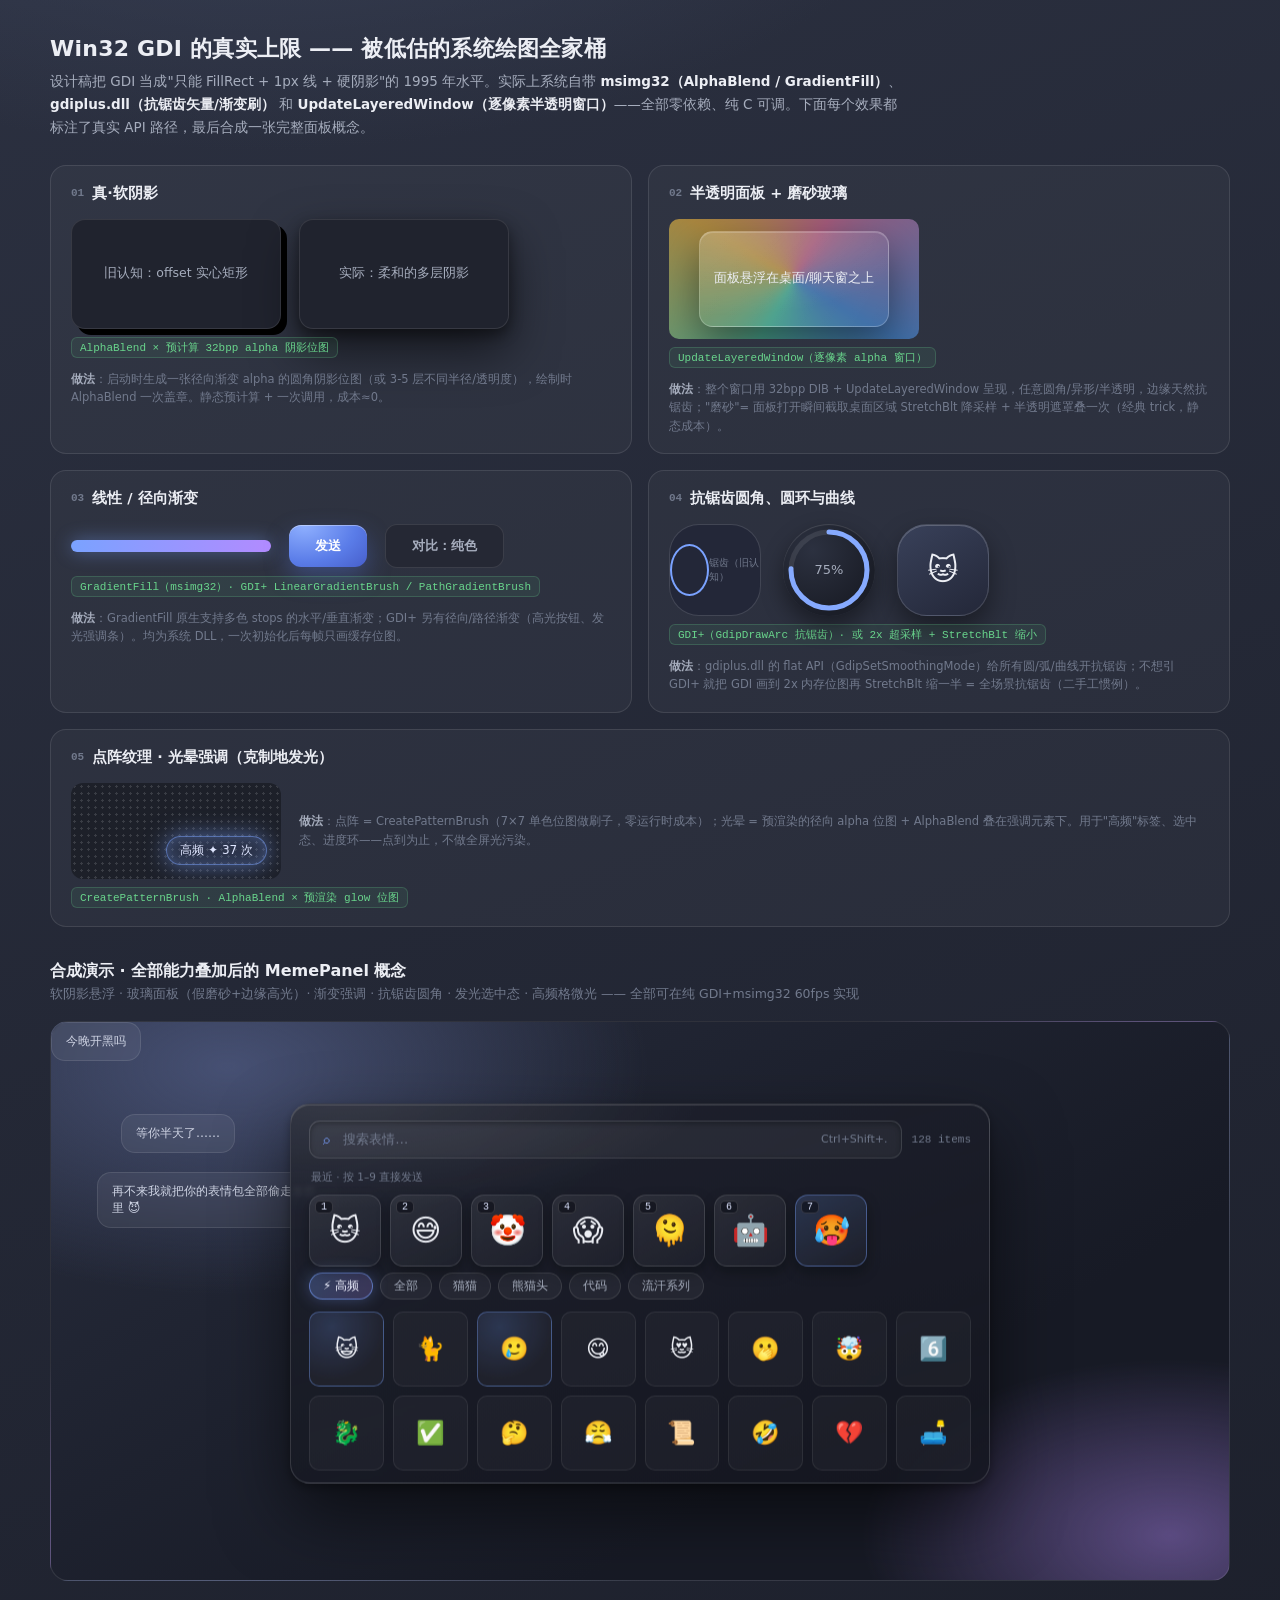
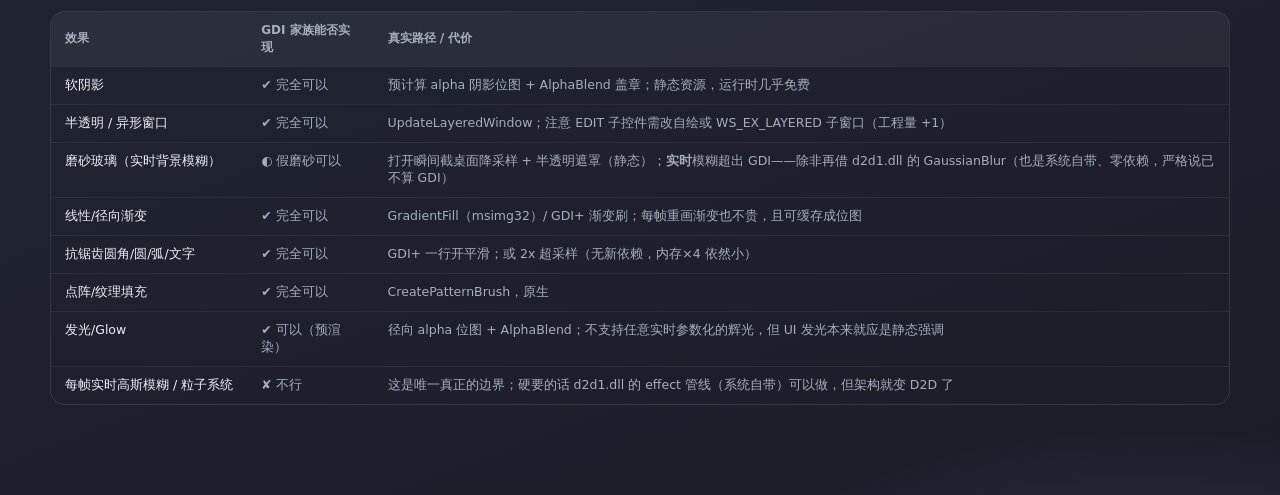
<file: design/gdi-power.html>
<!DOCTYPE html>
<html lang="zh-CN">
<head>
<meta charset="UTF-8">
<title>Win32 GDI 真实上限 · 效果概念</title>
<style>
:root{
  --desk1:#2b3040; --desk2:#1a1d28;
  --glass:rgba(22,24,32,.72);
  --stroke:rgba(255,255,255,.10);
  --text:#eceef4; --text2:#a6adbd; --text3:#71798c;
  --accent:#7aa2ff; --accent2:#b28bff;
  --ok:#69d58c;
}
*{margin:0;padding:0;box-sizing:border-box}
body{font-family:"Segoe UI",system-ui,"Microsoft YaHei UI",sans-serif;color:var(--text);
  background:
    radial-gradient(1200px 600px at 20% -10%, #3a4258 0%, transparent 60%),
    radial-gradient(900px 500px at 90% 110%, #40365a 0%, transparent 55%),
    linear-gradient(160deg,var(--desk1),var(--desk2));
  min-height:100vh;padding:34px 28px 90px}
header{max-width:1180px;margin:0 auto 8px}
h1{font-size:22px;font-weight:700;letter-spacing:.01em}
header p{font-size:13.5px;color:var(--text2);margin-top:6px;line-height:1.7;max-width:860px}
header p b{color:var(--text)}
.grid{max-width:1180px;margin:26px auto 0;display:grid;grid-template-columns:repeat(2,1fr);gap:16px}
.card{background:rgba(255,255,255,.035);border:1px solid var(--stroke);border-radius:16px;padding:18px 20px;position:relative}
.card h2{font-size:14.5px;font-weight:600;display:flex;align-items:center;gap:8px}
.card h2 .no{font-size:11px;color:var(--text3);font-family:Consolas,monospace}
.api{font-size:11px;color:var(--ok);background:rgba(105,213,140,.08);border:1px solid rgba(105,213,140,.22);border-radius:6px;padding:2px 8px;display:inline-block;margin-top:8px;font-family:Consolas,monospace}
.demo{margin-top:16px;display:flex;gap:18px;align-items:center;flex-wrap:wrap}
.cap{font-size:11.5px;color:var(--text3);margin-top:12px;line-height:1.6}
.cap b{color:var(--text2)}
/* ---- 1 软阴影 ---- */
.shadow-card{width:210px;height:110px;border-radius:14px;background:#20232e;border:1px solid var(--stroke);
  box-shadow:0 22px 48px rgba(0,0,0,.55),0 6px 14px rgba(0,0,0,.40);
  display:flex;align-items:center;justify-content:center;font-size:12.5px;color:var(--text2)}
.shadow-old{box-shadow:6px 6px 0 #000}
/* ---- 2 玻璃 ---- */
.frost{width:230px;height:120px;border-radius:14px;position:relative;overflow:hidden;
  background:
    radial-gradient(300px 120px at 10% 0%, rgba(255,255,255,.16), transparent 70%),
    linear-gradient(120deg, rgba(255,255,255,.055), rgba(255,255,255,.015));
  border:1px solid rgba(255,255,255,.22);
  box-shadow:inset 0 1px 0 rgba(255,255,255,.18), 0 18px 40px rgba(0,0,0,.45);
  display:flex;align-items:center;justify-content:center;font-size:12.5px;color:var(--text);
  backdrop-filter:blur(2px)}
.frost-bg{width:250px;height:120px;border-radius:10px;overflow:hidden;position:relative;
  background:conic-gradient(from 30deg,#a25a7a,#3f6fa8,#48a08a,#a8863f,#a25a7a);display:flex;align-items:center;justify-content:center}
.frost-bg .frost{position:absolute;inset:12px 30px;width:auto;height:auto}
/* ---- 3 渐变 ---- */
.grad-demo{display:flex;gap:14px;align-items:center}
.grad-bar{width:200px;height:12px;border-radius:99px;background:linear-gradient(90deg,var(--accent),var(--accent2));box-shadow:0 0 18px rgba(122,162,255,.45)}
.btn-grad{border:none;border-radius:12px;padding:12px 26px;font-size:13px;font-weight:600;color:#fff;cursor:pointer;font-family:inherit;
  background:radial-gradient(120% 160% at 20% 0%, #8fb0ff 0%, #5a7ce8 55%, #4257c4 100%);
  box-shadow:inset 0 1px 0 rgba(255,255,255,.35), 0 10px 24px rgba(90,124,232,.35)}
.btn-flat{border-radius:12px;padding:12px 26px;font-size:13px;font-weight:600;color:var(--text2);background:#252834;border:1px solid var(--stroke);cursor:pointer;font-family:inherit}
/* ---- 4 抗锯齿圆角/曲线 ---- */
.aa-demo{display:flex;gap:22px;align-items:center}
.ring{width:92px;height:92px;border-radius:50%;position:relative;display:flex;align-items:center;justify-content:center;
  background:radial-gradient(circle at 32% 28%, #2c3140, #1b1e28 70%);box-shadow:inset 0 1px 1px rgba(255,255,255,.15),0 10px 22px rgba(0,0,0,.4)}
.ring svg{position:absolute;inset:0}
.squircle{width:92px;height:92px;border-radius:30px;background:linear-gradient(150deg,#39415a,#232738);border:1px solid rgba(255,255,255,.14);
  box-shadow:inset 0 1px 0 rgba(255,255,255,.2),0 12px 26px rgba(0,0,0,.4);display:flex;align-items:center;justify-content:center;font-size:30px}
.jag{width:92px;height:92px;border-radius:30px;background:#232738;border:1px solid rgba(255,255,255,.14);display:flex;align-items:center;justify-content:center;font-size:10px;color:var(--text3)}
.jag .c{width:52px;height:52px;border-radius:50%;border:2px solid var(--accent);image-rendering:pixelated}
/* ---- 5 点阵/发光 ---- */
.dots{width:210px;height:96px;border-radius:12px;position:relative;overflow:hidden;background:#1d2029;
  background-image:radial-gradient(rgba(255,255,255,.13) 1px, transparent 1.4px);background-size:7px 7px}
.glow-chip{position:absolute;right:14px;bottom:14px;font-size:12px;color:#dfe6ff;background:rgba(122,162,255,.16);
  border:1px solid rgba(122,162,255,.55);border-radius:99px;padding:5px 13px;
  box-shadow:0 0 22px rgba(122,162,255,.55), inset 0 0 12px rgba(122,162,255,.25)}
/* ================= 终极合成面板 ================= */
.final{max-width:1180px;margin:34px auto 0}
.final h2{font-size:16px;font-weight:700;margin-bottom:4px}
.final .sub{font-size:12.5px;color:var(--text3);margin-bottom:18px}
.stage{height:560px;border-radius:18px;position:relative;overflow:hidden;
  background:
    radial-gradient(700px 380px at 15% 8%, #465073 0%, transparent 60%),
    radial-gradient(560px 320px at 95% 92%, #5a4a80 0%, transparent 55%),
    linear-gradient(150deg,#272c3c,#171a25 70%);
  border:1px solid var(--stroke)}
/* 模拟桌面上的假聊天气泡做背景 */
.bub{position:absolute;font-size:12px;color:#cfd4e4;background:rgba(255,255,255,.06);border:1px solid var(--stroke);border-radius:14px;padding:10px 14px;backdrop-filter:blur(2px)}
.b1{left:40px;top:36px}.b2{left:70px;top:92px}.b3{left:46px;top:150px;max-width:240px}
/* 主角面板 */
.panel{position:absolute;left:50%;top:50%;transform:translate(-50%,-52%);width:700px;
  border-radius:20px;
  background:
    radial-gradient(600px 200px at 8% -4%, rgba(255,255,255,.10), transparent 60%),
    linear-gradient(165deg, rgba(30,33,45,.90), rgba(20,22,31,.86));
  border:1px solid rgba(255,255,255,.14);
  box-shadow:
    inset 0 1px 0 rgba(255,255,255,.14),
    0 4px 10px rgba(0,0,0,.32),
    0 30px 70px rgba(0,0,0,.55);
  backdrop-filter:blur(2px);
  padding:16px 18px 12px}
.p-top{display:flex;align-items:center;gap:10px;margin-bottom:12px}
.p-search{flex:1;display:flex;align-items:center;gap:9px;height:38px;border-radius:11px;padding:0 13px;
  background:rgba(255,255,255,.055);border:1px solid rgba(255,255,255,.10);color:var(--text3);font-size:13px;
  box-shadow:inset 0 2px 5px rgba(0,0,0,.28)}
.p-search b{color:var(--accent);font-weight:400}
.p-count{font-size:11px;color:var(--text3);font-family:Consolas,monospace}
.p-recent{display:flex;gap:9px;margin-bottom:6px}
.p-recent .pm{width:72px;height:72px;border-radius:13px;position:relative;flex:none;display:flex;align-items:center;justify-content:center;
  border:1px solid rgba(255,255,255,.12);box-shadow:0 6px 14px rgba(0,0,0,.30);
  background:linear-gradient(150deg,rgba(255,255,255,.07),rgba(255,255,255,.02))}
.p-recent .pm .e{font-size:30px}
.p-recent .pm .k{position:absolute;top:5px;left:5px;font-size:10px;color:#dfe6ff;background:rgba(15,17,26,.7);border:1px solid rgba(255,255,255,.14);border-radius:5px;padding:0 5px;font-family:Consolas,monospace}
.p-cap{font-size:10.5px;color:var(--text3);margin:2px 0 10px 2px}
.p-chips{display:flex;gap:7px;margin-bottom:12px}
.pc{font-size:12px;color:var(--text2);background:rgba(255,255,255,.05);border:1px solid rgba(255,255,255,.10);border-radius:99px;padding:4px 13px}
.pc.on{color:#eef1ff;background:linear-gradient(120deg,rgba(122,162,255,.28),rgba(178,139,255,.22));border-color:rgba(122,162,255,.6);
  box-shadow:0 0 16px rgba(122,162,255,.30)}
.p-grid{display:grid;grid-template-columns:repeat(8,1fr);gap:9px}
.pg{aspect-ratio:1;border-radius:10px;display:flex;align-items:center;justify-content:center;position:relative;
  border:1px solid rgba(255,255,255,.08);background:rgba(255,255,255,.03)}
.pg .e{font-size:23px}
.pg.hot{background:radial-gradient(120% 120% at 30% 20%,rgba(122,162,255,.20),rgba(255,255,255,.03) 60%);border-color:rgba(122,162,255,.38)}
.pg:hover{border-color:rgba(122,162,255,.75);box-shadow:0 0 18px rgba(122,162,255,.35);transform:translateY(-2px)}
.pg .nm{display:none;position:absolute;left:0;right:0;bottom:0;font-size:9.5px;color:#fff;background:linear-gradient(transparent,rgba(8,9,14,.88) 45%);padding:9px 6px 4px;border-radius:0 0 10px 10px}
.pg:hover .nm{display:block}
/* 底部诚实表 */
.truth{max-width:1180px;margin:30px auto 0;border:1px solid var(--stroke);border-radius:14px;overflow:hidden}
.truth table{width:100%;border-collapse:collapse;font-size:12.5px}
.truth th{background:rgba(255,255,255,.05);text-align:left;padding:10px 14px;color:var(--text2);font-weight:600;font-size:12px}
.truth td{padding:10px 14px;border-top:1px solid rgba(255,255,255,.06);color:var(--text2);vertical-align:top}
.truth td:first-child{color:var(--text);white-space:nowrap}
.y{color:var(--ok)} .n{color:#e07a7a} .m{color:#e0b37a}
</style>
</head>
<body>

<header>
  <h1>Win32 GDI 的真实上限 —— 被低估的系统绘图全家桶</h1>
  <p>设计稿把 GDI 当成"只能 FillRect + 1px 线 + 硬阴影"的 1995 年水平。实际上系统自带 <b>msimg32（AlphaBlend / GradientFill）</b>、<b>gdiplus.dll（抗锯齿矢量/渐变刷）</b> 和 <b>UpdateLayeredWindow（逐像素半透明窗口）</b>——全部零依赖、纯 C 可调。下面每个效果都标注了真实 API 路径，最后合成一张完整面板概念。</p>
</header>

<div class="grid">
  <div class="card">
    <h2><span class="no">01</span>真·软阴影</h2>
    <div class="demo">
      <div class="shadow-card shadow-old">旧认知：offset 实心矩形</div>
      <div class="shadow-card">实际：柔和的多层阴影</div>
    </div>
    <div class="api">AlphaBlend × 预计算 32bpp alpha 阴影位图</div>
    <div class="cap"><b>做法</b>：启动时生成一张径向渐变 alpha 的圆角阴影位图（或 3-5 层不同半径/透明度），绘制时 AlphaBlend 一次盖章。静态预计算 + 一次调用，成本≈0。</div>
  </div>

  <div class="card">
    <h2><span class="no">02</span>半透明面板 + 磨砂玻璃</h2>
    <div class="demo">
      <div class="frost-bg"><div class="frost">面板悬浮在桌面/聊天窗之上</div></div>
    </div>
    <div class="api">UpdateLayeredWindow（逐像素 alpha 窗口）</div>
    <div class="cap"><b>做法</b>：整个窗口用 32bpp DIB + UpdateLayeredWindow 呈现，任意圆角/异形/半透明，边缘天然抗锯齿；"磨砂"= 面板打开瞬间截取桌面区域 StretchBlt 降采样 + 半透明遮罩叠一次（经典 trick，静态成本）。</div>
  </div>

  <div class="card">
    <h2><span class="no">03</span>线性 / 径向渐变</h2>
    <div class="demo">
      <div class="grad-bar"></div>
      <button class="btn-grad">发送</button>
      <button class="btn-flat">对比：纯色</button>
    </div>
    <div class="api">GradientFill（msimg32）· GDI+ LinearGradientBrush / PathGradientBrush</div>
    <div class="cap"><b>做法</b>：GradientFill 原生支持多色 stops 的水平/垂直渐变；GDI+ 另有径向/路径渐变（高光按钮、发光强调条）。均为系统 DLL，一次初始化后每帧只画缓存位图。</div>
  </div>

  <div class="card">
    <h2><span class="no">04</span>抗锯齿圆角、圆环与曲线</h2>
    <div class="demo">
      <div class="aa-demo">
        <div class="jag"><div class="c"></div>锯齿（旧认知）</div>
        <div class="ring">
          <svg width="92" height="92" viewBox="0 0 92 92"><circle cx="46" cy="46" r="38" fill="none" stroke="#7aa2ff" stroke-width="5" stroke-linecap="round" stroke-dasharray="180 239" transform="rotate(-90 46 46)"/><circle cx="46" cy="46" r="38" fill="none" stroke="rgba(255,255,255,.09)" stroke-width="5"/></svg>
          <span style="font-size:13px;color:var(--text2);position:relative">75%</span>
        </div>
        <div class="squircle">🐱</div>
      </div>
    </div>
    <div class="api">GDI+（GdipDrawArc 抗锯齿）· 或 2x 超采样 + StretchBlt 缩小</div>
    <div class="cap"><b>做法</b>：gdiplus.dll 的 flat API（GdipSetSmoothingMode）给所有圆/弧/曲线开抗锯齿；不想引 GDI+ 就把 GDI 画到 2x 内存位图再 StretchBlt 缩一半 = 全场景抗锯齿（二手工惯例）。</div>
  </div>

  <div class="card" style="grid-column:span 2">
    <h2><span class="no">05</span>点阵纹理 · 光晕强调（克制地发光）</h2>
    <div class="demo">
      <div class="dots">
        <span class="glow-chip">高频 ✦ 37 次</span>
      </div>
      <div class="cap" style="margin-top:0;flex:1;min-width:260px">
        <b>做法</b>：点阵 = CreatePatternBrush（7×7 单色位图做刷子，零运行时成本）；光晕 = 预渲染的径向 alpha 位图 + AlphaBlend 叠在强调元素下。用于"高频"标签、选中态、进度环——点到为止，不做全屏光污染。
      </div>
    </div>
    <div class="api">CreatePatternBrush · AlphaBlend × 预渲染 glow 位图</div>
  </div>
</div>

<!-- ============ 合成面板 ============ -->
<div class="final">
  <h2>合成演示 · 全部能力叠加后的 MemePanel 概念</h2>
  <div class="sub">软阴影悬浮 · 玻璃面板（假磨砂+边缘高光）· 渐变强调 · 抗锯齿圆角 · 发光选中态 · 高频格微光 —— 全部可在纯 GDI+msimg32 60fps 实现</div>
  <div class="stage">
    <div class="bub">今晚开黑吗</div>
    <div class="bub b2">等你半天了……</div>
    <div class="bub b3">再不来我就把你的表情包全部偷走发群里 😈</div>

    <div class="panel">
      <div class="p-top">
        <div class="p-search"><b>⌕</b>&nbsp;搜索表情…&nbsp;<span style="margin-left:auto;font-size:11px">Ctrl+Shift+.</span></div>
        <span class="p-count">128 items</span>
      </div>
      <div class="p-cap">最近 · 按 1–9 直接发送</div>
      <div class="p-recent">
        <div class="pm"><span class="k">1</span><span class="e">🐱</span></div>
        <div class="pm"><span class="k">2</span><span class="e">😅</span></div>
        <div class="pm"><span class="k">3</span><span class="e">🤡</span></div>
        <div class="pm"><span class="k">4</span><span class="e">😱</span></div>
        <div class="pm"><span class="k">5</span><span class="e">🫠</span></div>
        <div class="pm"><span class="k">6</span><span class="e">🤖</span></div>
        <div class="pm" style="background:linear-gradient(150deg,rgba(122,162,255,.18),rgba(255,255,255,.02));border-color:rgba(122,162,255,.4)"><span class="k">7</span><span class="e">🥵</span></div>
      </div>
      <div class="p-chips">
        <span class="pc on">⚡ 高频</span><span class="pc">全部</span><span class="pc">猫猫</span><span class="pc">熊猫头</span><span class="pc">代码</span><span class="pc">流汗系列</span>
      </div>
      <div class="p-grid">
        <div class="pg hot"><span class="e">😺</span><span class="nm">猫猫点头.gif</span></div>
        <div class="pg"><span class="e">🐈</span><span class="nm">黑猫警长.jpg</span></div>
        <div class="pg hot"><span class="e">🥲</span><span class="nm">绷不住.gif</span></div>
        <div class="pg"><span class="e">😋</span><span class="nm">馋哭了.jpg</span></div>
        <div class="pg"><span class="e">😻</span><span class="nm">星星眼.jpg</span></div>
        <div class="pg"><span class="e">🫢</span><span class="nm">就这就这.gif</span></div>
        <div class="pg"><span class="e">🤯</span><span class="nm">报错了.jpg</span></div>
        <div class="pg"><span class="e">6️⃣</span><span class="nm">6.jpg</span></div>
        <div class="pg"><span class="e">🐉</span><span class="nm">曹操.gif</span></div>
        <div class="pg"><span class="e">✅</span><span class="nm">编译通过.gif</span></div>
        <div class="pg"><span class="e">🤔</span><span class="nm">问号猫.jpg</span></div>
        <div class="pg"><span class="e">😤</span><span class="nm">急了急了.gif</span></div>
        <div class="pg"><span class="e">📜</span><span class="nm">典.jpg</span></div>
        <div class="pg"><span class="e">🤣</span><span class="nm">乐.png</span></div>
        <div class="pg"><span class="e">💔</span><span class="nm">裂开.jpg</span></div>
        <div class="pg"><span class="e">🛋️</span><span class="nm">开摆.gif</span></div>
      </div>
    </div>
  </div>
</div>

<div class="truth">
  <table>
    <tr><th style="width:190px">效果</th><th>GDI 家族能否实现</th><th>真实路径 / 代价</th></tr>
    <tr><td>软阴影</td><td class="y">✔ 完全可以</td><td>预计算 alpha 阴影位图 + AlphaBlend 盖章；静态资源，运行时几乎免费</td></tr>
    <tr><td>半透明 / 异形窗口</td><td class="y">✔ 完全可以</td><td>UpdateLayeredWindow；注意 EDIT 子控件需改自绘或 WS_EX_LAYERED 子窗口（工程量 +1）</td></tr>
    <tr><td>磨砂玻璃（实时背景模糊）</td><td class="m">◐ 假磨砂可以</td><td>打开瞬间截桌面降采样 + 半透明遮罩（静态）；<b>实时</b>模糊超出 GDI——除非再借 d2d1.dll 的 GaussianBlur（也是系统自带、零依赖，严格说已不算 GDI）</td></tr>
    <tr><td>线性/径向渐变</td><td class="y">✔ 完全可以</td><td>GradientFill（msimg32）/ GDI+ 渐变刷；每帧重画渐变也不贵，且可缓存成位图</td></tr>
    <tr><td>抗锯齿圆角/圆/弧/文字</td><td class="y">✔ 完全可以</td><td>GDI+ 一行开平滑；或 2x 超采样（无新依赖，内存×4 依然小）</td></tr>
    <tr><td>点阵/纹理填充</td><td class="y">✔ 完全可以</td><td>CreatePatternBrush，原生</td></tr>
    <tr><td>发光/Glow</td><td class="y">✔ 可以（预渲染）</td><td>径向 alpha 位图 + AlphaBlend；不支持任意实时参数化的辉光，但 UI 发光本来就应是静态强调</td></tr>
    <tr><td>每帧实时高斯模糊 / 粒子系统</td><td class="n">✘ 不行</td><td>这是唯一真正的边界；硬要的话 d2d1.dll 的 effect 管线（系统自带）可以做，但架构就变 D2D 了</td></tr>
  </table>
</div>

</body>
</html>
</file>
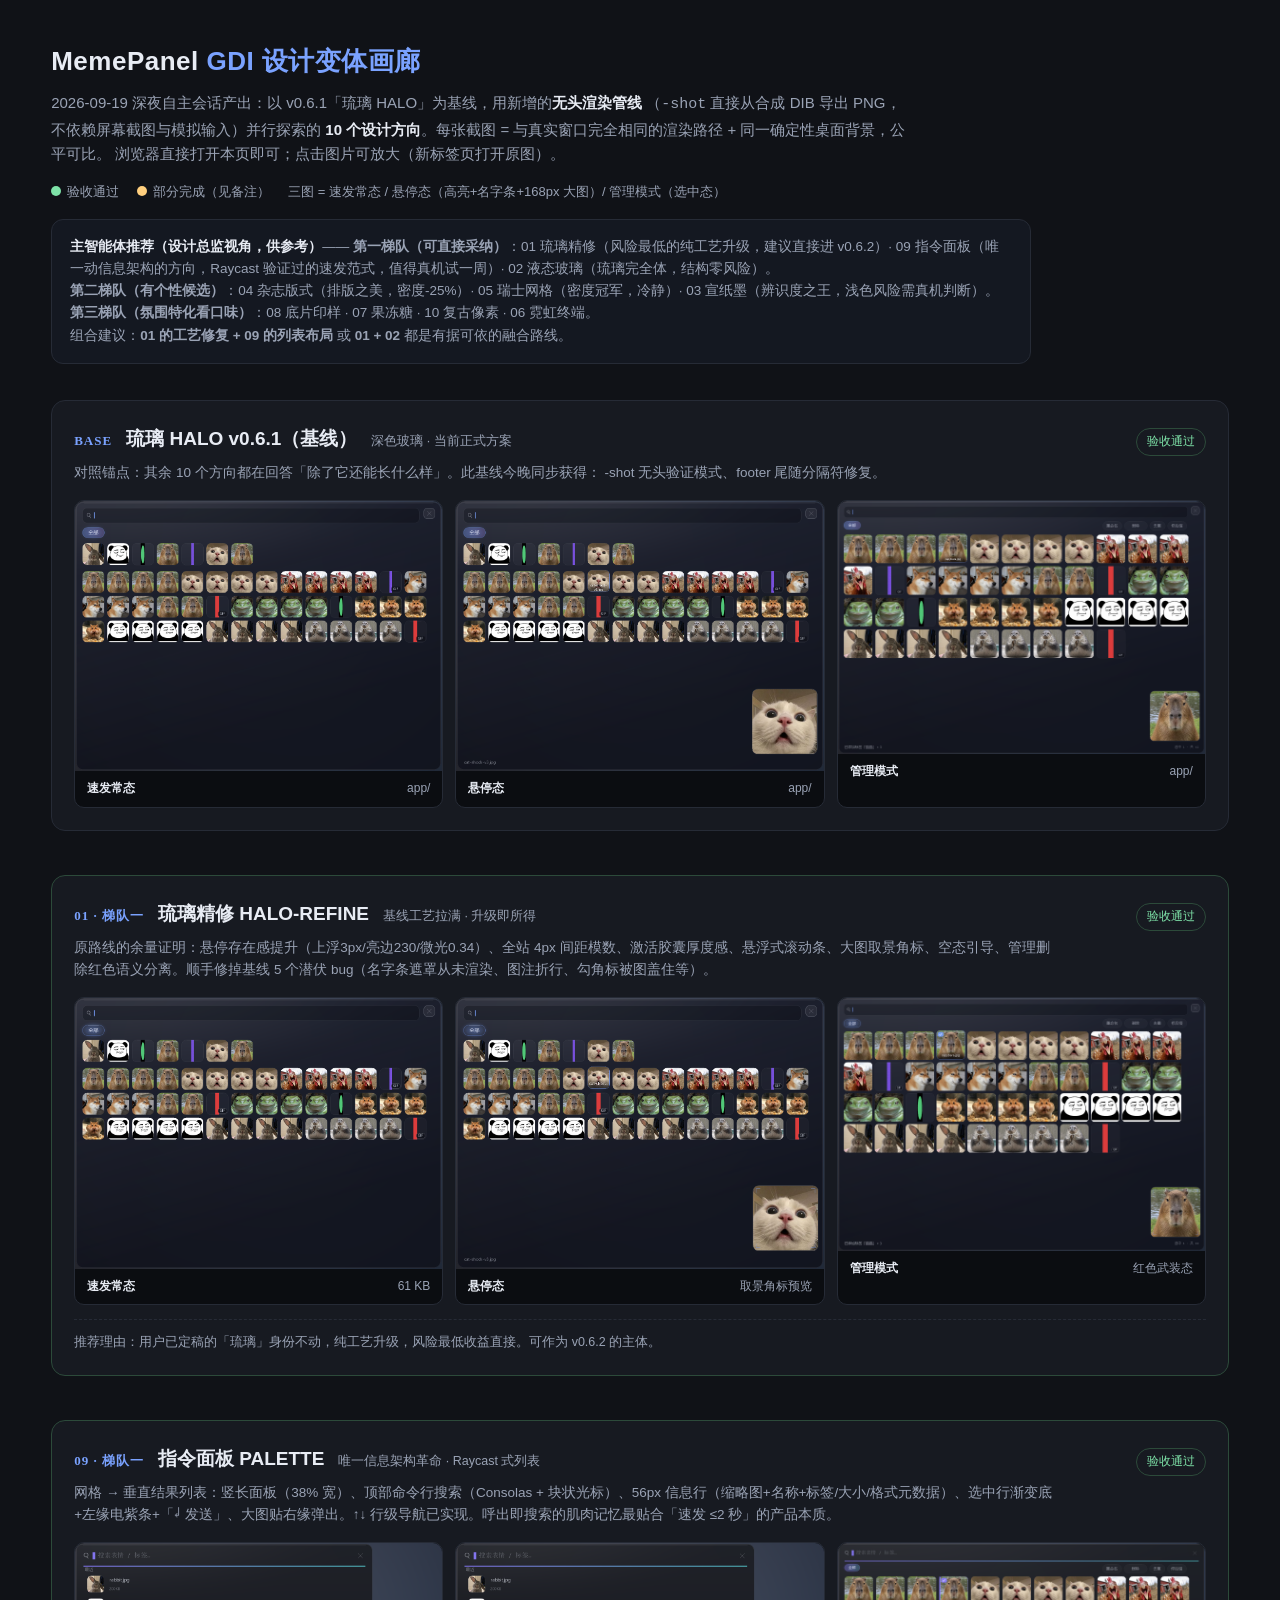
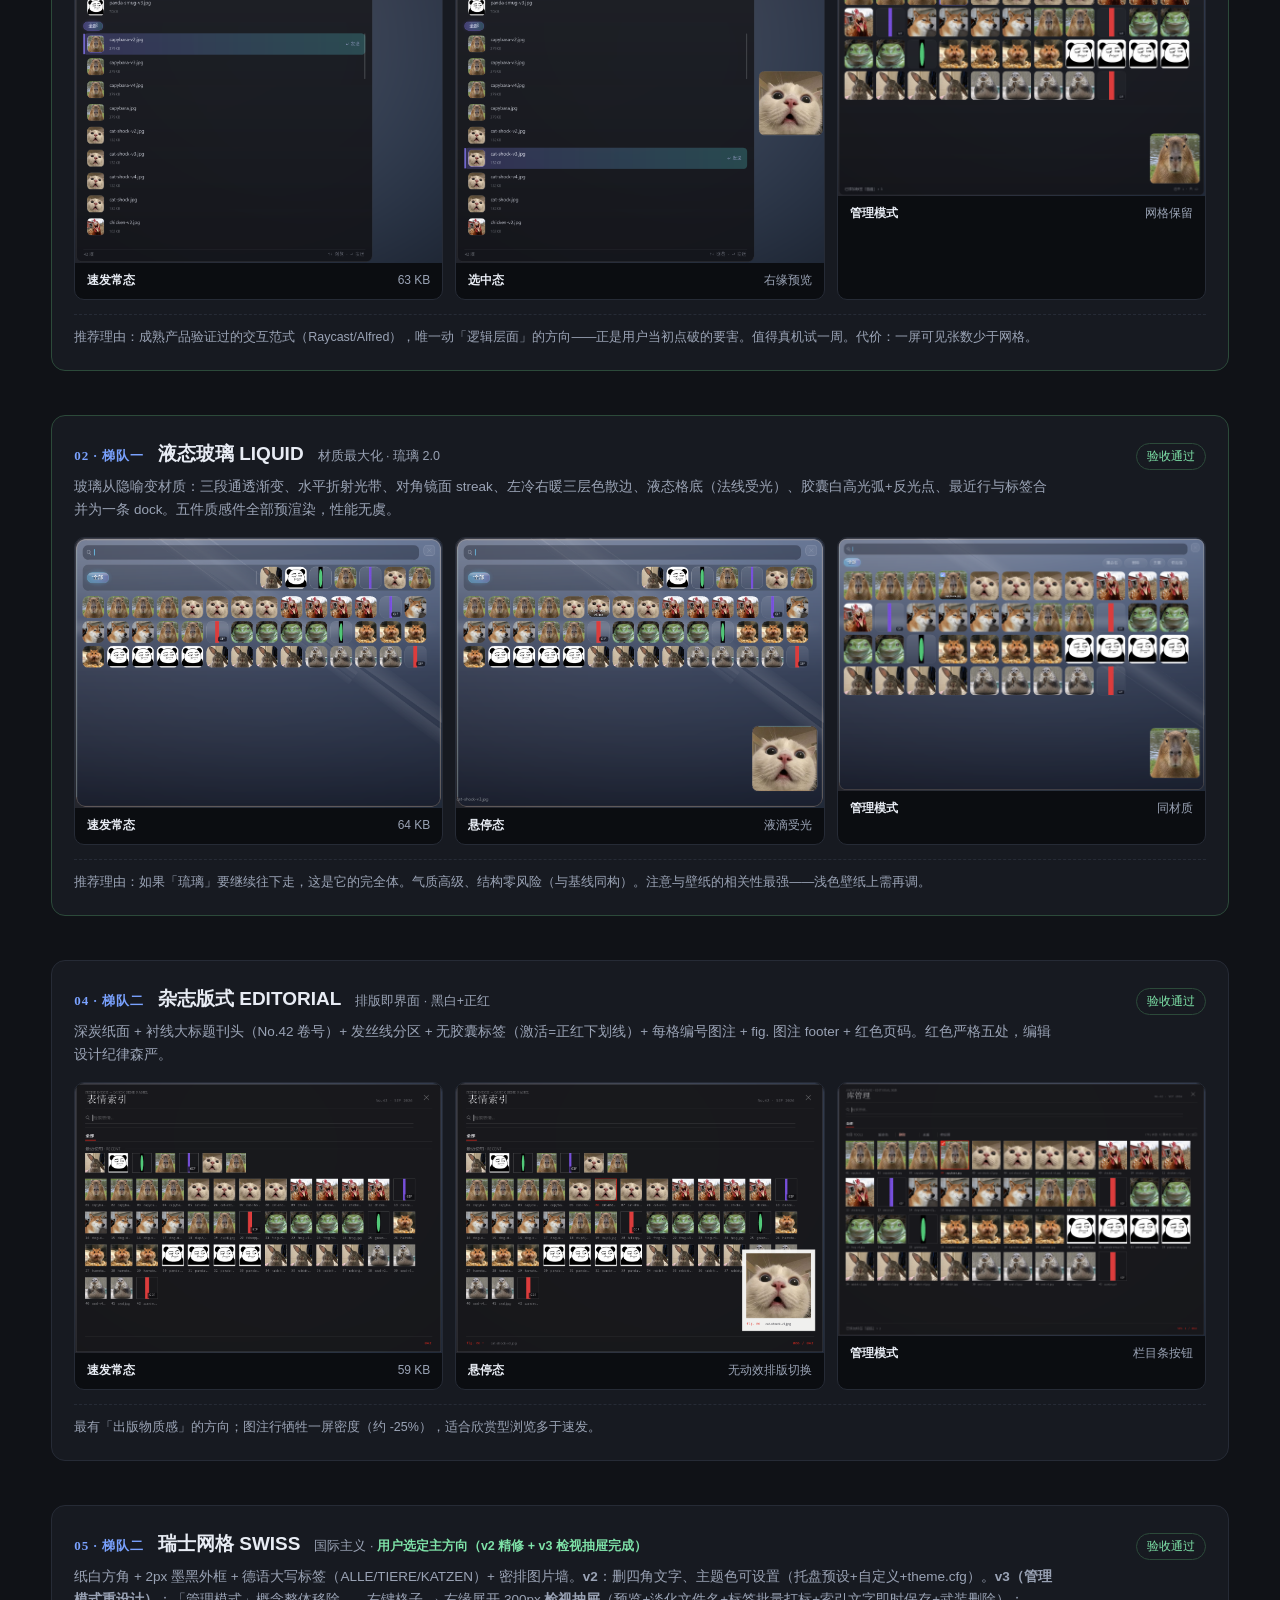
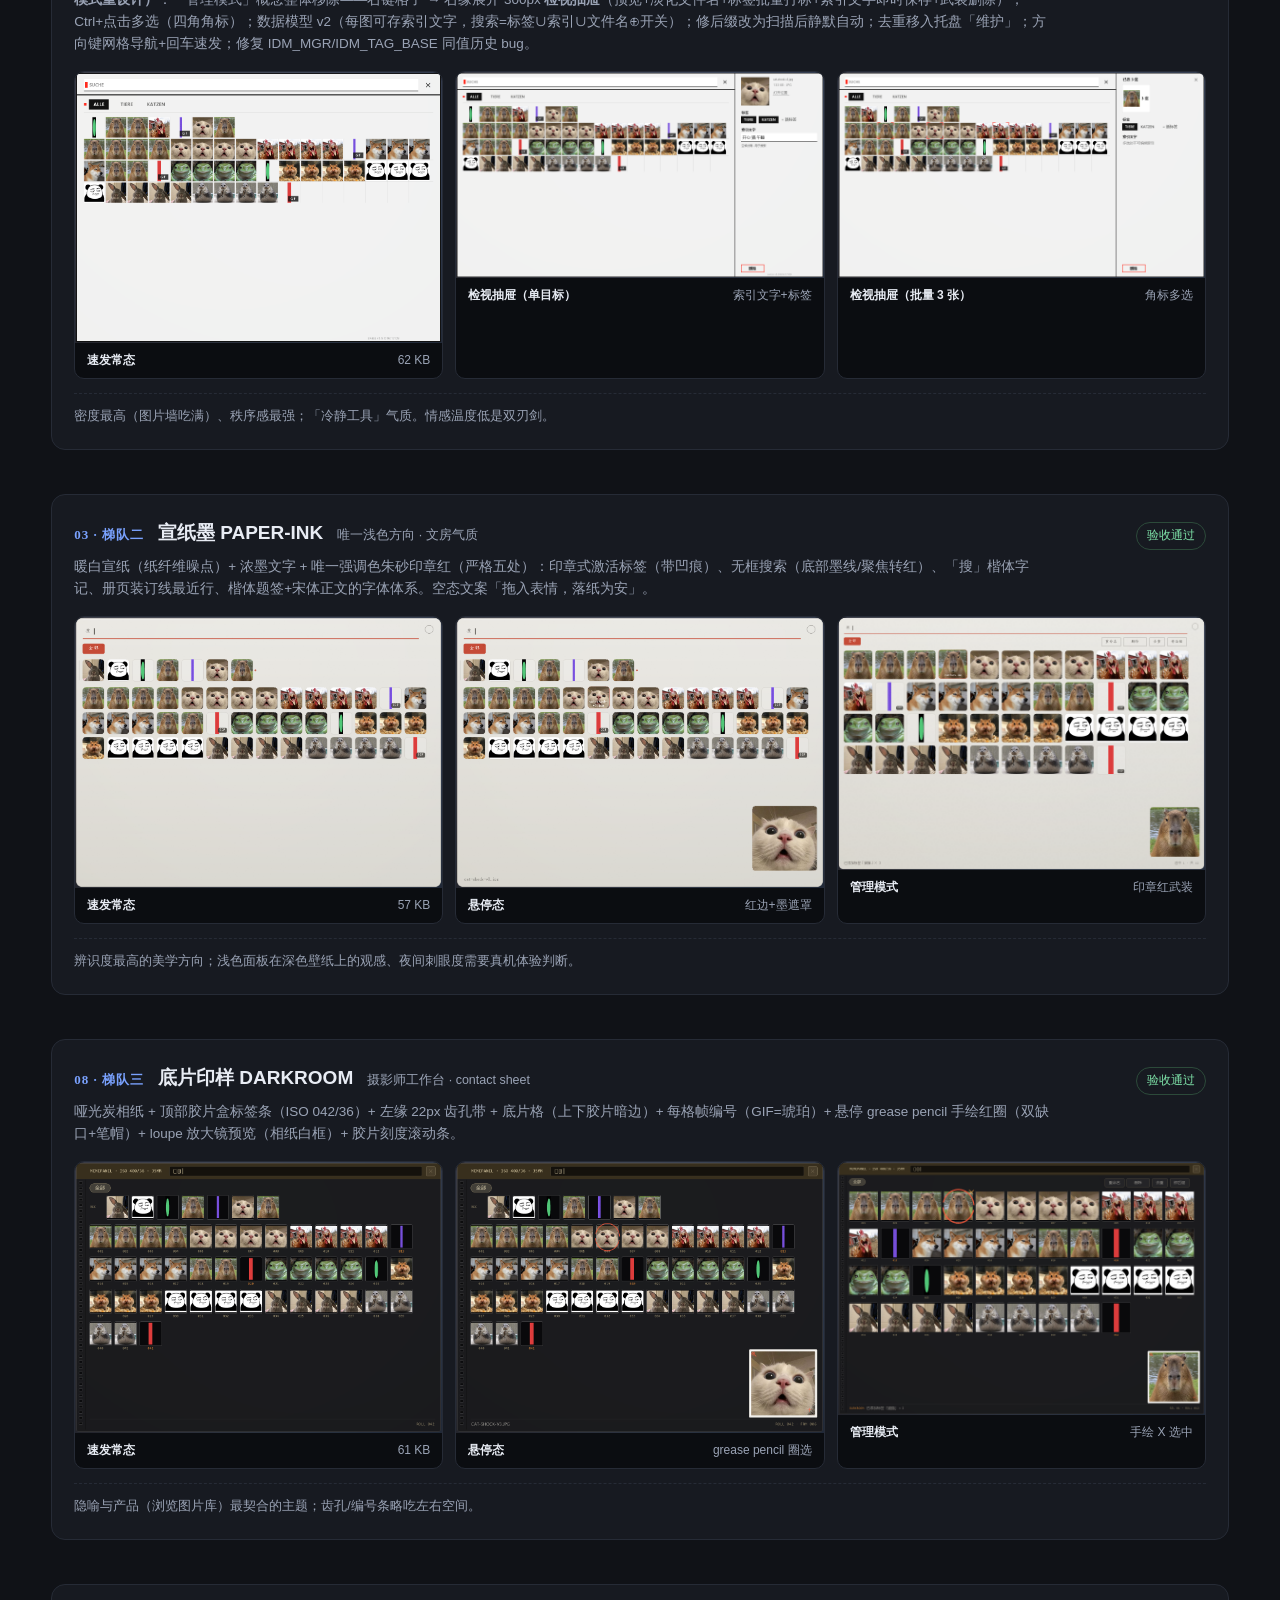
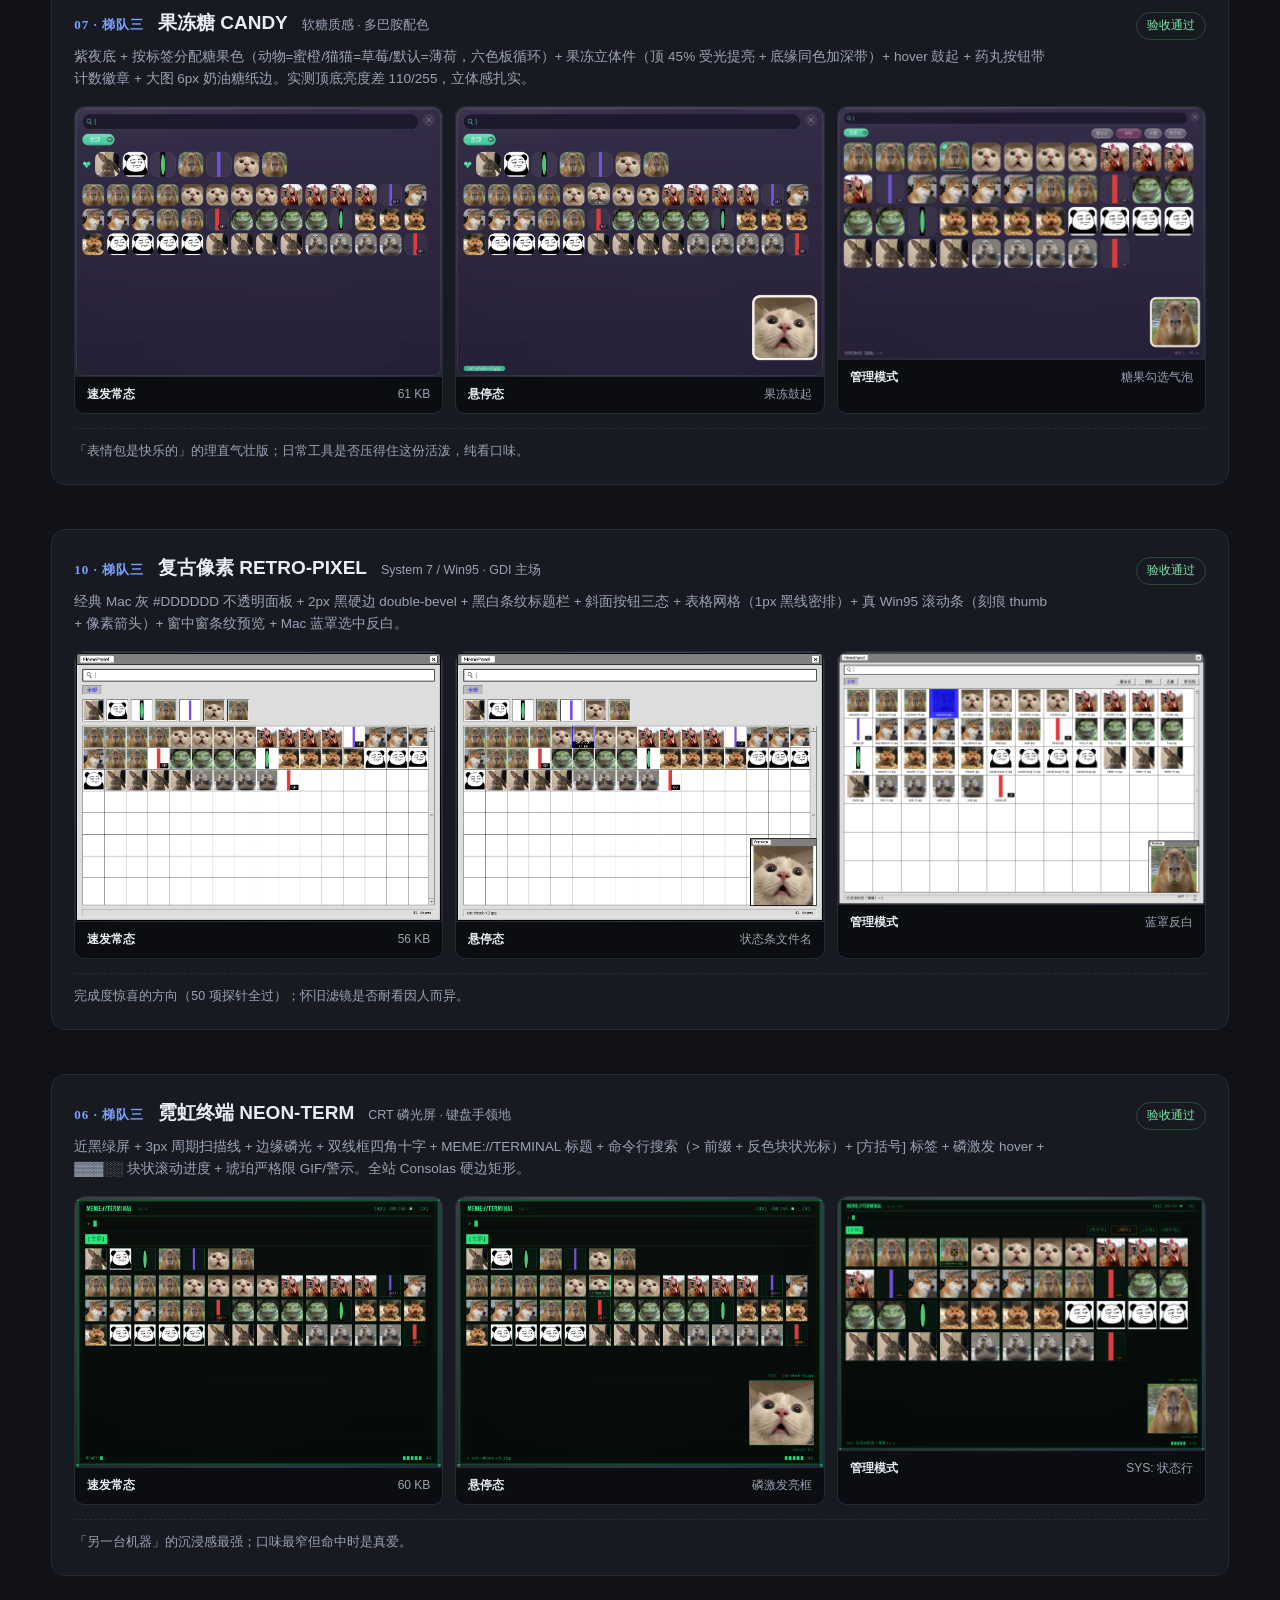
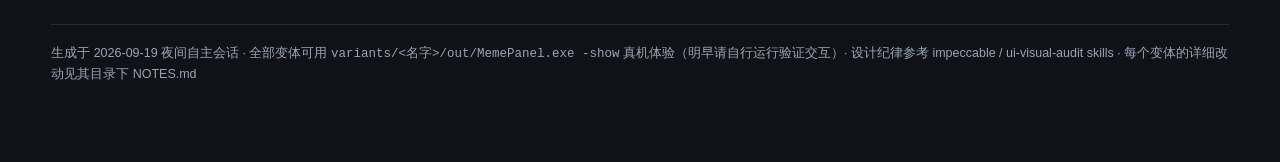
<file: variants/GALLERY.html>
<!DOCTYPE html>
<html lang="zh-CN">
<head>
<meta charset="UTF-8">
<title>MemePanel GDI 设计变体画廊 · 2026-09-19 夜</title>
<style>
  :root {
    --bg: #101217; --panel: #171a21; --line: #262b36;
    --ink: #e8ecf4; --sub: #9aa3b5; --acc: #7aa2ff; --acc2: #b28bff;
  }
  * { box-sizing: border-box; margin: 0; padding: 0; }
  body { background: var(--bg); color: var(--ink);
         font: 15px/1.65 "Segoe UI", "Microsoft YaHei UI", sans-serif; padding: 40px 4vw 80px; }
  header { max-width: 1480px; margin: 0 auto 36px; }
  h1 { font-size: 26px; font-weight: 600; letter-spacing: .5px; }
  h1 span { color: var(--acc); }
  header p { color: var(--sub); margin-top: 8px; max-width: 860px; }
  header p b { color: var(--ink); font-weight: 600; }
  .legend { display: flex; gap: 18px; margin-top: 14px; font-size: 13px; color: var(--sub); flex-wrap: wrap; }
  .legend i { display: inline-block; width: 10px; height: 10px; border-radius: 50%; margin-right: 6px; }
  main { max-width: 1480px; margin: 0 auto; display: grid; grid-template-columns: 1fr; gap: 44px; }
  .variant { background: var(--panel); border: 1px solid var(--line); border-radius: 14px; padding: 22px; }
  .vhead { display: flex; align-items: baseline; gap: 14px; flex-wrap: wrap; margin-bottom: 6px; }
  .vnum { font: 700 13px Consolas; color: var(--acc); letter-spacing: 1px; }
  .vname { font-size: 19px; font-weight: 650; }
  .vtag { font-size: 12.5px; color: var(--sub); }
  .status { margin-left: auto; font-size: 12px; padding: 3px 10px; border-radius: 99px; border: 1px solid var(--line); color: var(--sub); }
  .status.ok { color: #7ee2a8; border-color: #2c4a3a; }
  .status.partial { color: #ffcf7e; border-color: #4a402c; }
  .vdesc { color: var(--sub); font-size: 13.5px; margin-bottom: 16px; max-width: 980px; }
  .shots { display: grid; grid-template-columns: repeat(3, 1fr); gap: 12px; }
  .shot { background: #0b0d11; border: 1px solid var(--line); border-radius: 10px; overflow: hidden; }
  .shot img { display: block; width: 100%; height: auto; }
  .shot .cap { padding: 8px 12px; font-size: 12px; color: var(--sub); display: flex; justify-content: space-between; }
  .shot .cap b { color: var(--ink); font-weight: 600; }
  .vnotes { margin-top: 14px; font-size: 12.5px; color: var(--sub); border-top: 1px dashed var(--line); padding-top: 12px; }
  .vnotes code { color: #c8d2e8; background: #0b0d11; padding: 1px 6px; border-radius: 4px; font-size: 11.5px; }
  footer { max-width: 1480px; margin: 48px auto 0; color: var(--sub); font-size: 12.5px;
           border-top: 1px solid var(--line); padding-top: 18px; }
  @media (max-width: 900px) { .shots { grid-template-columns: 1fr; } }
</style>
</head>
<body>
<header>
  <h1>MemePanel <span>GDI 设计变体画廊</span></h1>
  <p>2026-09-19 深夜自主会话产出：以 v0.6.1「琉璃 HALO」为基线，用新增的<b>无头渲染管线</b>
     （<code>-shot</code> 直接从合成 DIB 导出 PNG，不依赖屏幕截图与模拟输入）并行探索的
     <b>10 个设计方向</b>。每张截图 = 与真实窗口完全相同的渲染路径 + 同一确定性桌面背景，公平可比。
     浏览器直接打开本页即可；点击图片可放大（新标签页打开原图）。</p>
  <div class="legend">
    <span><i style="background:#7ee2a8"></i>验收通过</span>
    <span><i style="background:#ffcf7e"></i>部分完成（见备注）</span>
    <span>三图 = 速发常态 / 悬停态（高亮+名字条+168px 大图）/ 管理模式（选中态）</span>
  </div>
  <div class="vdesc" style="background:#141821;border:1px solid var(--line);border-radius:12px;padding:16px 18px;margin-top:16px">
    <b style="color:var(--ink)">主智能体推荐（设计总监视角，供参考）</b>——
    <b>第一梯队（可直接采纳）</b>：01 琉璃精修（风险最低的纯工艺升级，建议直接进 v0.6.2）·
    09 指令面板（唯一动信息架构的方向，Raycast 验证过的速发范式，值得真机试一周）·
    02 液态玻璃（琉璃完全体，结构零风险）。<br>
    <b>第二梯队（有个性候选）</b>：04 杂志版式（排版之美，密度-25%）· 05 瑞士网格（密度冠军，冷静）·
    03 宣纸墨（辨识度之王，浅色风险需真机判断）。<br>
    <b>第三梯队（氛围特化看口味）</b>：08 底片印样 · 07 果冻糖 · 10 复古像素 · 06 霓虹终端。<br>
    组合建议：<b>01 的工艺修复 + 09 的列表布局</b> 或 <b>01 + 02</b> 都是有据可依的融合路线。
  </div>
</header>
<main>

  <section class="variant">
    <div class="vhead">
      <span class="vnum">BASE</span><span class="vname">琉璃 HALO v0.6.1（基线）</span>
      <span class="vtag">深色玻璃 · 当前正式方案</span>
      <span class="status ok">验收通过</span>
    </div>
    <div class="vdesc">对照锚点：其余 10 个方向都在回答「除了它还能长什么样」。此基线今晚同步获得：
      -shot 无头验证模式、footer 尾随分隔符修复。</div>
    <div class="shots">
      <div class="shot"><a href="shot_panel.png" target="_blank"><img src="shot_panel.png" alt="基线速发" onerror="this.parentNode.style.display='none'"></a><div class="cap"><b>速发常态</b><span>app/</span></div></div>
      <div class="shot"><a href="shot_hover.png" target="_blank"><img src="shot_hover.png" alt="基线悬停" onerror="this.parentNode.style.display='none'"></a><div class="cap"><b>悬停态</b><span>app/</span></div></div>
      <div class="shot"><a href="shot_mgr_sel.png" target="_blank"><img src="shot_mgr_sel.png" alt="基线管理" onerror="this.parentNode.style.display='none'"></a><div class="cap"><b>管理模式</b><span>app/</span></div></div>
    </div>
  </section>

  <!-- ══════════════ 第一梯队：可直接采纳 ══════════════ -->

  <section class="variant" style="border-color:#2c4a3a">
    <div class="vhead">
      <span class="vnum">01 · 梯队一</span><span class="vname">琉璃精修 HALO-REFINE</span>
      <span class="vtag">基线工艺拉满 · 升级即所得</span><span class="status ok">验收通过</span>
    </div>
    <div class="vdesc">原路线的余量证明：悬停存在感提升（上浮3px/亮边230/微光0.34）、全站 4px 间距模数、激活胶囊厚度感、悬浮式滚动条、大图取景角标、空态引导、管理删除红色语义分离。顺手修掉基线 5 个潜伏 bug（名字条遮罩从未渲染、图注折行、勾角标被图盖住等）。</div>
    <div class="shots">
      <div class="shot"><a href="01-halo-refine/shot_panel.png" target="_blank"><img src="01-halo-refine/shot_panel.png" alt=""></a><div class="cap"><b>速发常态</b><span>61 KB</span></div></div>
      <div class="shot"><a href="01-halo-refine/shot_hover.png" target="_blank"><img src="01-halo-refine/shot_hover.png" alt=""></a><div class="cap"><b>悬停态</b><span>取景角标预览</span></div></div>
      <div class="shot"><a href="01-halo-refine/shot_mgr_sel.png" target="_blank"><img src="01-halo-refine/shot_mgr_sel.png" alt=""></a><div class="cap"><b>管理模式</b><span>红色武装态</span></div></div>
    </div>
    <div class="vnotes">推荐理由：用户已定稿的「琉璃」身份不动，纯工艺升级，风险最低收益直接。可作为 v0.6.2 的主体。</div>
  </section>

  <section class="variant" style="border-color:#2c4a3a">
    <div class="vhead">
      <span class="vnum">09 · 梯队一</span><span class="vname">指令面板 PALETTE</span>
      <span class="vtag">唯一信息架构革命 · Raycast 式列表</span><span class="status ok">验收通过</span>
    </div>
    <div class="vdesc">网格 → 垂直结果列表：竖长面板（38% 宽）、顶部命令行搜索（Consolas + 块状光标）、56px 信息行（缩略图+名称+标签/大小/格式元数据）、选中行渐变底+左缘电紫条+「↵ 发送」、大图贴右缘弹出。↑↓ 行级导航已实现。呼出即搜索的肌肉记忆最贴合「速发 ≤2 秒」的产品本质。</div>
    <div class="shots">
      <div class="shot"><a href="09-palette/shot_panel.png" target="_blank"><img src="09-palette/shot_panel.png" alt=""></a><div class="cap"><b>速发常态</b><span>63 KB</span></div></div>
      <div class="shot"><a href="09-palette/shot_hover.png" target="_blank"><img src="09-palette/shot_hover.png" alt=""></a><div class="cap"><b>选中态</b><span>右缘预览</span></div></div>
      <div class="shot"><a href="09-palette/shot_mgr_sel.png" target="_blank"><img src="09-palette/shot_mgr_sel.png" alt=""></a><div class="cap"><b>管理模式</b><span>网格保留</span></div></div>
    </div>
    <div class="vnotes">推荐理由：成熟产品验证过的交互范式（Raycast/Alfred），唯一动「逻辑层面」的方向——正是用户当初点破的要害。值得真机试一周。代价：一屏可见张数少于网格。</div>
  </section>

  <section class="variant" style="border-color:#2c4a3a">
    <div class="vhead">
      <span class="vnum">02 · 梯队一</span><span class="vname">液态玻璃 LIQUID</span>
      <span class="vtag">材质最大化 · 琉璃 2.0</span><span class="status ok">验收通过</span>
    </div>
    <div class="vdesc">玻璃从隐喻变材质：三段通透渐变、水平折射光带、对角镜面 streak、左冷右暖三层色散边、液态格底（法线受光）、胶囊白高光弧+反光点、最近行与标签合并为一条 dock。五件质感件全部预渲染，性能无虞。</div>
    <div class="shots">
      <div class="shot"><a href="02-liquid/shot_panel.png" target="_blank"><img src="02-liquid/shot_panel.png" alt=""></a><div class="cap"><b>速发常态</b><span>64 KB</span></div></div>
      <div class="shot"><a href="02-liquid/shot_hover.png" target="_blank"><img src="02-liquid/shot_hover.png" alt=""></a><div class="cap"><b>悬停态</b><span>液滴受光</span></div></div>
      <div class="shot"><a href="02-liquid/shot_mgr_sel.png" target="_blank"><img src="02-liquid/shot_mgr_sel.png" alt=""></a><div class="cap"><b>管理模式</b><span>同材质</span></div></div>
    </div>
    <div class="vnotes">推荐理由：如果「琉璃」要继续往下走，这是它的完全体。气质高级、结构零风险（与基线同构）。注意与壁纸的相关性最强——浅色壁纸上需再调。</div>
  </section>

  <!-- ══════════════ 第二梯队：有个性的候选 ══════════════ -->

  <section class="variant">
    <div class="vhead">
      <span class="vnum">04 · 梯队二</span><span class="vname">杂志版式 EDITORIAL</span>
      <span class="vtag">排版即界面 · 黑白+正红</span><span class="status ok">验收通过</span>
    </div>
    <div class="vdesc">深炭纸面 + 衬线大标题刊头（No.42 卷号）+ 发丝线分区 + 无胶囊标签（激活=正红下划线）+ 每格编号图注 + fig. 图注 footer + 红色页码。红色严格五处，编辑设计纪律森严。</div>
    <div class="shots">
      <div class="shot"><a href="04-editorial/shot_panel.png" target="_blank"><img src="04-editorial/shot_panel.png" alt=""></a><div class="cap"><b>速发常态</b><span>59 KB</span></div></div>
      <div class="shot"><a href="04-editorial/shot_hover.png" target="_blank"><img src="04-editorial/shot_hover.png" alt=""></a><div class="cap"><b>悬停态</b><span>无动效排版切换</span></div></div>
      <div class="shot"><a href="04-editorial/shot_mgr_sel.png" target="_blank"><img src="04-editorial/shot_mgr_sel.png" alt=""></a><div class="cap"><b>管理模式</b><span>栏目条按钮</span></div></div>
    </div>
    <div class="vnotes">最有「出版物质感」的方向；图注行牺牲一屏密度（约 -25%），适合欣赏型浏览多于速发。</div>
  </section>

  <section class="variant">
    <div class="vhead">
      <span class="vnum">05 · 梯队二</span><span class="vname">瑞士网格 SWISS</span>
      <span class="vtag">国际主义 · <b style="color:#7ee2a8">用户选定主方向（v2 精修 + v3 检视抽屉完成）</b></span><span class="status ok">验收通过</span>
    </div>
    <div class="vdesc">纸白方角 + 2px 墨黑外框 + 德语大写标签（ALLE/TIERE/KATZEN）+ 密排图片墙。<b>v2</b>：删四角文字、主题色可设置（托盘预设+自定义+theme.cfg）。<b>v3（管理模式重设计）</b>：「管理模式」概念整体移除——右键格子 → 右缘展开 300px <b>检视抽屉</b>（预览+淡化文件名+标签批量打标+索引文字即时保存+武装删除）；Ctrl+点击多选（四角角标）；数据模型 v2（每图可存索引文字，搜索=标签∪索引∪文件名⊕开关）；修后缀改为扫描后静默自动；去重移入托盘「维护」；方向键网格导航+回车速发；修复 IDM_MGR/IDM_TAG_BASE 同值历史 bug。</div>
    <div class="shots">
      <div class="shot"><a href="05-swiss/shot_panel.png" target="_blank"><img src="05-swiss/shot_panel.png" alt=""></a><div class="cap"><b>速发常态</b><span>62 KB</span></div></div>
      <div class="shot"><a href="05-swiss/shot_drawer.png" target="_blank"><img src="05-swiss/shot_drawer.png" alt=""></a><div class="cap"><b>检视抽屉（单目标）</b><span>索引文字+标签</span></div></div>
      <div class="shot"><a href="05-swiss/shot_drawer_batch.png" target="_blank"><img src="05-swiss/shot_drawer_batch.png" alt=""></a><div class="cap"><b>检视抽屉（批量 3 张）</b><span>角标多选</span></div></div>
    </div>
    <div class="vnotes">密度最高（图片墙吃满）、秩序感最强；「冷静工具」气质。情感温度低是双刃剑。</div>
  </section>

  <section class="variant">
    <div class="vhead">
      <span class="vnum">03 · 梯队二</span><span class="vname">宣纸墨 PAPER-INK</span>
      <span class="vtag">唯一浅色方向 · 文房气质</span><span class="status ok">验收通过</span>
    </div>
    <div class="vdesc">暖白宣纸（纸纤维噪点）+ 浓墨文字 + 唯一强调色朱砂印章红（严格五处）：印章式激活标签（带凹痕）、无框搜索（底部墨线/聚焦转红）、「搜」楷体字记、册页装订线最近行、楷体题签+宋体正文的字体体系。空态文案「拖入表情，落纸为安」。</div>
    <div class="shots">
      <div class="shot"><a href="03-paper-ink/shot_panel.png" target="_blank"><img src="03-paper-ink/shot_panel.png" alt=""></a><div class="cap"><b>速发常态</b><span>57 KB</span></div></div>
      <div class="shot"><a href="03-paper-ink/shot_hover.png" target="_blank"><img src="03-paper-ink/shot_hover.png" alt=""></a><div class="cap"><b>悬停态</b><span>红边+墨遮罩</span></div></div>
      <div class="shot"><a href="03-paper-ink/shot_mgr_sel.png" target="_blank"><img src="03-paper-ink/shot_mgr_sel.png" alt=""></a><div class="cap"><b>管理模式</b><span>印章红武装</span></div></div>
    </div>
    <div class="vnotes">辨识度最高的美学方向；浅色面板在深色壁纸上的观感、夜间刺眼度需要真机体验判断。</div>
  </section>

  <!-- ══════════════ 第三梯队：氛围特化 ══════════════ -->

  <section class="variant">
    <div class="vhead">
      <span class="vnum">08 · 梯队三</span><span class="vname">底片印样 DARKROOM</span>
      <span class="vtag">摄影师工作台 · contact sheet</span><span class="status ok">验收通过</span>
    </div>
    <div class="vdesc">哑光炭相纸 + 顶部胶片盒标签条（ISO 042/36）+ 左缘 22px 齿孔带 + 底片格（上下胶片暗边）+ 每格帧编号（GIF=琥珀）+ 悬停 grease pencil 手绘红圈（双缺口+笔帽）+ loupe 放大镜预览（相纸白框）+ 胶片刻度滚动条。</div>
    <div class="shots">
      <div class="shot"><a href="08-darkroom/shot_panel.png" target="_blank"><img src="08-darkroom/shot_panel.png" alt=""></a><div class="cap"><b>速发常态</b><span>61 KB</span></div></div>
      <div class="shot"><a href="08-darkroom/shot_hover.png" target="_blank"><img src="08-darkroom/shot_hover.png" alt=""></a><div class="cap"><b>悬停态</b><span>grease pencil 圈选</span></div></div>
      <div class="shot"><a href="08-darkroom/shot_mgr_sel.png" target="_blank"><img src="08-darkroom/shot_mgr_sel.png" alt=""></a><div class="cap"><b>管理模式</b><span>手绘 X 选中</span></div></div>
    </div>
    <div class="vnotes">隐喻与产品（浏览图片库）最契合的主题；齿孔/编号条略吃左右空间。</div>
  </section>

  <section class="variant">
    <div class="vhead">
      <span class="vnum">07 · 梯队三</span><span class="vname">果冻糖 CANDY</span>
      <span class="vtag">软糖质感 · 多巴胺配色</span><span class="status ok">验收通过</span>
    </div>
    <div class="vdesc">紫夜底 + 按标签分配糖果色（动物=蜜橙/猫猫=草莓/默认=薄荷，六色板循环）+ 果冻立体件（顶 45% 受光提亮 + 底缘同色加深带）+ hover 鼓起 + 药丸按钮带计数徽章 + 大图 6px 奶油糖纸边。实测顶底亮度差 110/255，立体感扎实。</div>
    <div class="shots">
      <div class="shot"><a href="07-candy/shot_panel.png" target="_blank"><img src="07-candy/shot_panel.png" alt=""></a><div class="cap"><b>速发常态</b><span>61 KB</span></div></div>
      <div class="shot"><a href="07-candy/shot_hover.png" target="_blank"><img src="07-candy/shot_hover.png" alt=""></a><div class="cap"><b>悬停态</b><span>果冻鼓起</span></div></div>
      <div class="shot"><a href="07-candy/shot_mgr_sel.png" target="_blank"><img src="07-candy/shot_mgr_sel.png" alt=""></a><div class="cap"><b>管理模式</b><span>糖果勾选气泡</span></div></div>
    </div>
    <div class="vnotes">「表情包是快乐的」的理直气壮版；日常工具是否压得住这份活泼，纯看口味。</div>
  </section>

  <section class="variant">
    <div class="vhead">
      <span class="vnum">10 · 梯队三</span><span class="vname">复古像素 RETRO-PIXEL</span>
      <span class="vtag">System 7 / Win95 · GDI 主场</span><span class="status ok">验收通过</span>
    </div>
    <div class="vdesc">经典 Mac 灰 #DDDDDD 不透明面板 + 2px 黑硬边 double-bevel + 黑白条纹标题栏 + 斜面按钮三态 + 表格网格（1px 黑线密排）+ 真 Win95 滚动条（刻痕 thumb + 像素箭头）+ 窗中窗条纹预览 + Mac 蓝罩选中反白。</div>
    <div class="shots">
      <div class="shot"><a href="10-retro-pixel/shot_panel.png" target="_blank"><img src="10-retro-pixel/shot_panel.png" alt=""></a><div class="cap"><b>速发常态</b><span>56 KB</span></div></div>
      <div class="shot"><a href="10-retro-pixel/shot_hover.png" target="_blank"><img src="10-retro-pixel/shot_hover.png" alt=""></a><div class="cap"><b>悬停态</b><span>状态条文件名</span></div></div>
      <div class="shot"><a href="10-retro-pixel/shot_mgr_sel.png" target="_blank"><img src="10-retro-pixel/shot_mgr_sel.png" alt=""></a><div class="cap"><b>管理模式</b><span>蓝罩反白</span></div></div>
    </div>
    <div class="vnotes">完成度惊喜的方向（50 项探针全过）；怀旧滤镜是否耐看因人而异。</div>
  </section>

  <section class="variant">
    <div class="vhead">
      <span class="vnum">06 · 梯队三</span><span class="vname">霓虹终端 NEON-TERM</span>
      <span class="vtag">CRT 磷光屏 · 键盘手领地</span><span class="status ok">验收通过</span>
    </div>
    <div class="vdesc">近黑绿屏 + 3px 周期扫描线 + 边缘磷光 + 双线框四角十字 + MEME://TERMINAL 标题 + 命令行搜索（> 前缀 + 反色块状光标）+ [方括号] 标签 + 磷激发 hover + ▓▓▓░░ 块状滚动进度 + 琥珀严格限 GIF/警示。全站 Consolas 硬边矩形。</div>
    <div class="shots">
      <div class="shot"><a href="06-terminal/shot_panel.png" target="_blank"><img src="06-terminal/shot_panel.png" alt=""></a><div class="cap"><b>速发常态</b><span>60 KB</span></div></div>
      <div class="shot"><a href="06-terminal/shot_hover.png" target="_blank"><img src="06-terminal/shot_hover.png" alt=""></a><div class="cap"><b>悬停态</b><span>磷激发亮框</span></div></div>
      <div class="shot"><a href="06-terminal/shot_mgr_sel.png" target="_blank"><img src="06-terminal/shot_mgr_sel.png" alt=""></a><div class="cap"><b>管理模式</b><span>SYS: 状态行</span></div></div>
    </div>
    <div class="vnotes">「另一台机器」的沉浸感最强；口味最窄但命中时是真爱。</div>
  </section>

  <!-- VARIANTS_INSERT -->

</main>
<footer>
  生成于 2026-09-19 夜间自主会话 · 全部变体可用 <code>variants/&lt;名字&gt;/out/MemePanel.exe -show</code> 真机体验（明早请自行运行验证交互）·
  设计纪律参考 impeccable / ui-visual-audit skills · 每个变体的详细改动见其目录下 NOTES.md
</footer>
</body>
</html>
</file>
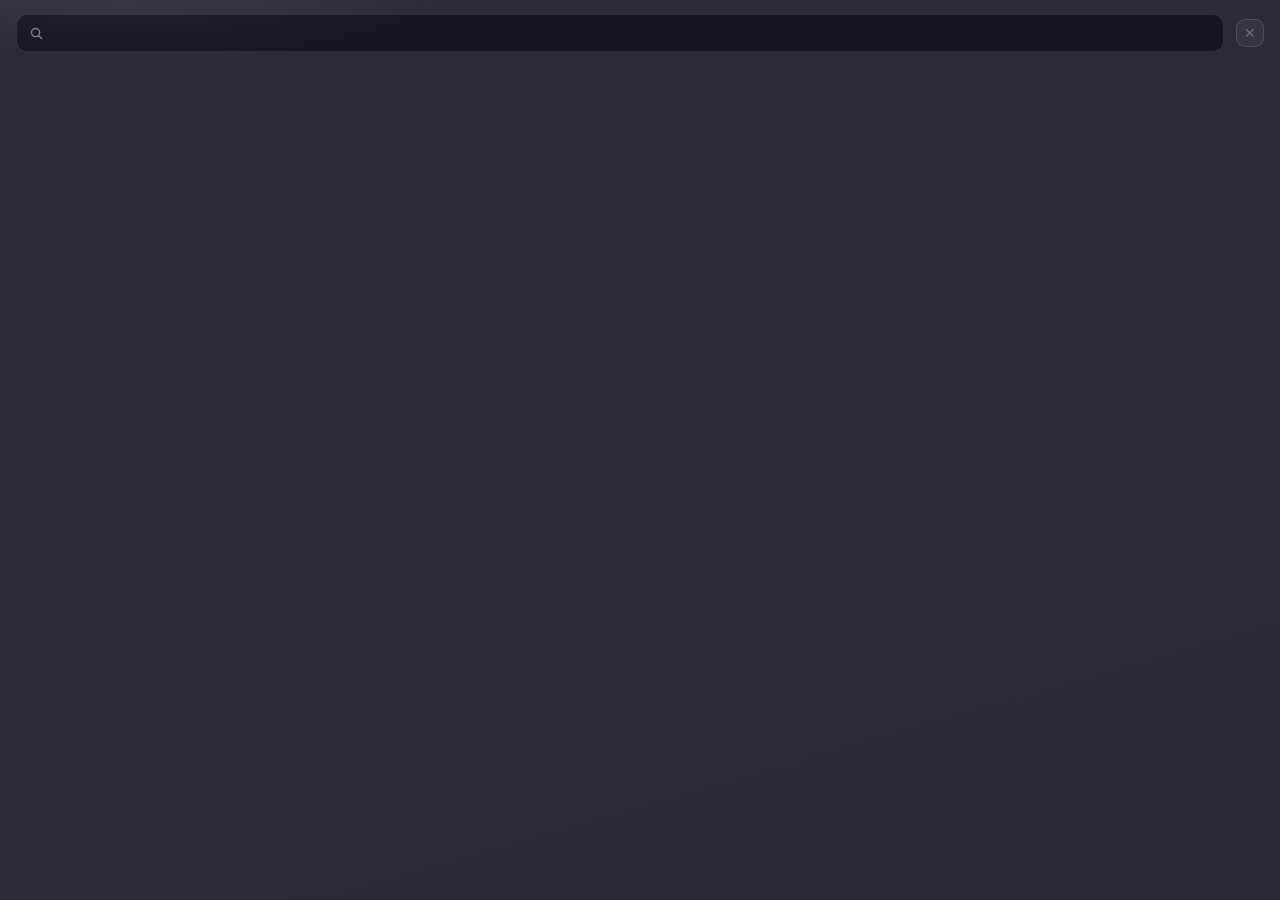
<file: app/assets/panel.html>
<!DOCTYPE html>
<html lang="zh">
<head>
<meta charset="utf-8">
<style>
:root{
  --ink:#E7EBF6; --dim:rgba(231,235,246,.55); --faint:rgba(231,235,246,.32);
  --accent:#7AA2FF; --accent2:#B28BFF; --edge:rgba(255,255,255,.12);
  --glass:rgba(255,255,255,.05); --cellbg:rgba(255,255,255,.03);
}
*{margin:0;padding:0;box-sizing:border-box}
html,body{width:100%;height:100%;overflow:hidden}
body{
  font-family:"Segoe UI","Microsoft YaHei",sans-serif;color:var(--ink);
  background:linear-gradient(164deg,rgba(28,31,44,.94),rgba(17,19,29,.90));
  user-select:none;-webkit-user-select:none;cursor:default;
}
#panel{position:relative;display:flex;flex-direction:column;height:100%;padding:14px 16px 10px}
#panel::before{content:"";position:absolute;inset:0;pointer-events:none;
  background:radial-gradient(620px 190px at 10% -6%,rgba(255,255,255,.10),transparent 62%)}
/* ---------- 检索行 ---------- */
#rowTop{display:flex;align-items:center;gap:12px;flex:0 0 auto;margin-bottom:12px}
#search{flex:1;display:flex;align-items:center;gap:9px;height:38px;border-radius:11px;
  padding:0 13px;background:rgba(5,7,12,.55);border:1px solid rgba(255,255,255,.10)}
#search:focus-within{border-color:rgba(122,162,255,.45)}
#search svg{flex:0 0 auto;opacity:.5}
#q{flex:1;background:transparent;border:none;outline:none;color:var(--ink);font-size:13px;font-family:inherit}
#q::placeholder{color:var(--faint)}
#btnClose{width:28px;height:28px;border-radius:9px;background:var(--glass);
  border:1px solid var(--edge);color:var(--faint);font-size:14px;line-height:1;
  display:flex;align-items:center;justify-content:center;cursor:pointer}
#btnClose:hover{color:var(--ink);background:rgba(255,255,255,.1)}
/* ---------- 操作行（管理模式的按钮组）---------- */
#rowOps{display:none;align-items:center;gap:7px;flex:0 0 auto;margin-bottom:12px}
.mgr #rowOps{display:flex}
.mgr #rowRecent{display:none}
.chip{font-size:12px;border-radius:99px;padding:5px 13px;cursor:pointer;color:var(--dim);
  border:1px solid var(--edge);background:var(--glass);white-space:nowrap}
.chip:hover{color:var(--ink);border-color:rgba(255,255,255,.25)}
.chip.on{color:#EEF1FF;border-color:rgba(122,162,255,.60);
  background:linear-gradient(120deg,rgba(122,162,255,.30),rgba(178,139,255,.22));
  box-shadow:0 0 16px rgba(122,162,255,.30)}
.spacer{flex:1}
.mbtn{font-size:12px;border-radius:15px;padding:6px 14px;cursor:pointer;color:var(--dim);
  border:1px solid var(--edge);background:var(--glass);white-space:nowrap;font-family:inherit}
.mbtn:hover{color:var(--ink);border-color:rgba(255,255,255,.25)}
.mbtn.armed{color:#ffe6e6;border-color:rgba(255,110,110,.9);
  background:linear-gradient(120deg,rgba(255,110,110,.35),rgba(255,80,80,.25));
  box-shadow:0 0 14px rgba(255,90,90,.35)}
.mbtn:disabled{opacity:.4;cursor:default}
/* ---------- 最近行 ---------- */
#rowRecent{display:flex;gap:9px;flex:0 0 auto;margin-bottom:12px}
.recent{width:56px;height:56px}
/* ---------- 网格 ---------- */
#grid{flex:1;position:relative;overflow-y:auto;overflow-x:hidden;border-radius:4px}
#grid::-webkit-scrollbar{width:5px}
#grid::-webkit-scrollbar-thumb{background:rgba(255,255,255,.18);border-radius:3px}
#content{position:relative}
.cell{position:absolute;width:56px;height:56px;border-radius:11px;cursor:pointer;
  background:var(--cellbg);border:1px solid rgba(255,255,255,.075);
  box-shadow:inset 0 1px 0 rgba(255,255,255,.06);overflow:hidden;
  transition:transform 90ms ease}
.cell:hover{transform:translateY(-2px);border-color:rgba(122,162,255,.75);
  background:radial-gradient(125% 125% at 30% 18%,rgba(122,162,255,.20),rgba(255,255,255,.03) 62%);
  box-shadow:0 0 18px rgba(122,162,255,.32)}
.mgr .cell{width:96px;height:96px;border-radius:14px}
.mgr .cell img{width:100%;height:100%}
.cell img{width:100%;height:100%;object-fit:contain}
.cell .name{position:absolute;left:0;right:0;bottom:0;font-size:9px;color:#fff;text-align:center;
  padding:9px 3px 3px;white-space:nowrap;overflow:hidden;text-overflow:ellipsis;
  background:linear-gradient(transparent,rgba(8,9,14,.9) 55%);display:none;pointer-events:none}
.cell:hover .name{display:block}
.gifbadge{position:absolute;right:3px;bottom:3px;font-size:8px;letter-spacing:.08em;
  color:rgba(231,235,246,.85);background:rgba(13,15,23,.66);border:1px solid rgba(255,255,255,.10);
  border-radius:4px;padding:0 3px;pointer-events:none}
.selbox{position:absolute;left:5px;top:5px;width:18px;height:16px;border-radius:5px;
  background:var(--accent);display:none;align-items:center;justify-content:center;pointer-events:none}
.selbox::after{content:"✓";color:#fff;font-size:11px;font-weight:700}
.cell.sel .selbox{display:flex}
.cell.sel{border-color:rgba(122,162,255,.95);box-shadow:0 0 14px rgba(122,162,255,.4)}
/* ---------- 信息行 ---------- */
#footer{flex:0 0 auto;display:flex;align-items:center;padding:8px 3px 2px;font-size:11px;color:var(--dim)}
#status{color:var(--dim)} #count{margin-left:auto;color:var(--faint);font-family:Consolas,monospace;font-size:10px}
/* ---------- 空态 ---------- */
#empty{position:absolute;inset:0;display:none;align-items:center;justify-content:center;
  color:rgba(231,235,246,.45);font-size:14px;pointer-events:none}
/* ---------- 大图浮层 ---------- */
#preview{position:absolute;right:14px;bottom:44px;width:168px;height:168px;border-radius:14px;
  background:rgba(13,15,23,.95);border:1px solid rgba(255,255,255,.22);
  box-shadow:0 4px 10px rgba(0,0,0,.35),0 26px 56px rgba(0,0,0,.55);
  display:none;z-index:5;overflow:hidden;pointer-events:none}
#preview img{width:100%;height:100%;object-fit:contain}
</style>
</head>
<body>
<div id="panel">
  <div id="rowTop">
    <div id="search">
      <svg width="13" height="13" viewBox="0 0 14 14"><circle cx="6" cy="6" r="4.4" fill="none" stroke="#E7EBF6" stroke-width="1.5"/><line x1="9.4" y1="9.4" x2="13" y2="13" stroke="#E7EBF6" stroke-width="1.5"/></svg>
      <input id="q" placeholder="" autocomplete="off" spellcheck="false">
    </div>
    <button id="btnClose" title="关闭">✕</button>
  </div>
  <div id="rowOps">
    <span id="chips"></span><span class="spacer"></span>
    <button class="mbtn" id="bFix">修后缀</button>
    <button class="mbtn" id="bDed">去重</button>
    <button class="mbtn" id="bDel" style="min-width:64px">删除</button>
    <button class="mbtn" id="bRen">重命名</button>
  </div>
  <div id="rowRecent"></div>
  <div id="grid">
    <div id="content"></div>
    <div id="empty">把表情图拖到这里</div>
  </div>
  <div id="footer"><span id="status"></span><span id="count"></span></div>
  <div id="preview"><img></div>
</div>
<script>
"use strict";
// ================= 数据 =================
let ITEMS = [];            // {ei,name,gif,mask}
let TAGS = [];             // {id,name}
let RECENTS = [];          // ei
let modeMgr = false;
let filterTag = -1;        // -1 全部
let query = "";
let sel = new Set();       // ei
let armTimer = 0;

const $ = s => document.querySelector(s);
const grid = $("#grid"), content = $("#content");
const CELL = () => modeMgr ? 96 : 56, GAP = () => modeMgr ? 10 : 8, PADL = 2, PADT = 2;

function thumbUrl(name){ return "http://thumbs.local/" + encodeURIComponent(name) + ".jpg"; }
function memUrl(name){ return "http://memes.local/" + encodeURIComponent(name); }
function post(s){ window.chrome.webview.postMessage(s); }

// ================= 过滤（JS 侧全量） =================
function filtered(){
  return ITEMS.filter(it =>
    (filterTag < 0 || ((it.mask >> filterTag) & 1)) &&
    (!query || it.name.toLowerCase().includes(query)));
}

// ================= 渲染（行虚拟滚动） =================
let view = [], firstRow = 0, rowsVis = 1, cols = 1;
function layout(){
  const w = grid.clientWidth, h = grid.clientHeight;
  const cw = CELL() + GAP();
  cols = Math.max(1, Math.floor((w - PADL) / cw));
  rowsVis = Math.max(1, Math.ceil(h / cw) + 1);
}
function render(){
  view = filtered();
  layout();
  const n = view.length;
  const cw = CELL() + GAP();
  const rows = Math.ceil(n / cols);
  content.style.height = (rows * cw + PADT) + "px";
  $("#empty").style.display = n ? "none" : "flex";
  // 当前滚动位置对应的起始行
  const top = grid.scrollTop;
  firstRow = Math.max(0, Math.floor(top / cw) - 1);
  // 构建窗口内格子
  let html = "";
  const end = Math.min(rows, firstRow + rowsVis + 1);
  for (let r = firstRow; r < end; r++)
    for (let c = 0; c < cols; c++) {
      const i = r * cols + c;
      if (i >= n) break;
      const it = view[i];
      const x = PADL + c * cw, y = PADT + r * cw;
      html += `<div class="cell${sel.has(it.ei) ? " sel" : ""}" data-ei="${it.ei}" style="left:${x}px;top:${y}px">` +
        `<img loading="lazy" src="${thumbUrl(it.name)}" draggable="false">` +
        (it.gif ? `<span class="gifbadge">GIF</span>` : "") +
        (modeMgr ? `<span class="selbox"></span>` : "") +
        `<span class="name"></span></div>`;
    }
  content.innerHTML = html;
  content.querySelectorAll(".name").forEach(el => {
    const cell = el.parentElement, ei = +cell.dataset.ei;
    const it = ITEMS.find(x => x.ei === ei);
    if (it) el.textContent = it.name;
  });
  const rc = RECENTS.length ? RECENTS : [];
  $("#rowRecent").innerHTML = rc.slice(0,7).map(ei => {
    const it = ITEMS.find(x => x.ei === ei);
    return it ? `<div class="cell recent" data-ei="${ei}" style="position:relative;left:auto;top:auto">
      <img loading="lazy" src="${thumbUrl(it.name)}" draggable="false">
      ${it.gif ? `<span class="gifbadge">GIF</span>` : ""}</div>` : "";
  }).join("");
  $("#count").textContent = modeMgr ? `选中 ${sel.size} · 共 ${n}` : "";
  document.body.classList.toggle("mgr", modeMgr);
}

// ================= C → JS 数据入口 =================
window.MP = {
  items(s){                          // "ei|name|gif|mask\n..."
    ITEMS = s.split("\n").filter(Boolean).map(line => {
      const p = line.split("|");
      return { ei:+p[0], name:p[1], gif:p[2] === "1", mask:parseFloat(p[3]||"0") };
    });
    render();
  },
  tags(s){                           // "id|name\n..."
    TAGS = s.split("\n").filter(Boolean).map(l => { const p = l.split("|"); return { id:+p[0], name:p[1] }; });
    renderChips();
  },
  recents(s){ RECENTS = s ? s.split(",").map(Number) : []; render(); },
  mode(m){ modeMgr = !!m; disarm(); sel.clear(); render(); renderChips(); },
  status(s){ $("#status").textContent = s; },
  keep(selEis){ sel = new Set(selEis.split(",").map(Number)); render(); }
};

function renderChips(){
  let h = `<span class="chip${filterTag < 0 ? " on" : ""}" data-id="-1">全部</span>` +
    TAGS.map(t => `<span class="chip${filterTag === t.id ? " on" : ""}" data-id="${t.id}">${t.name}</span>`).join("");
  $("#chips").innerHTML = h;
}

// ================= 交互 =================
$("#q").addEventListener("input", e => { query = e.target.value.trim().toLowerCase(); render(); });
$("#btnClose").addEventListener("click", () => { if (modeMgr) post("modemgr|0"); else post("hide"); });

$("#chips").addEventListener("click", e => {
  const chip = e.target.closest(".chip"); if (!chip) return;
  const id = +chip.dataset.id;
  if (modeMgr && sel.size > 0 && id >= 0) { post("tag|" + id + "|" + [...sel].join(",")); return; }
  filterTag = (filterTag === id) ? -1 : id;
  renderChips(); render();
});

grid.addEventListener("click", e => {
  const cell = e.target.closest(".cell"); if (!cell) return;
  const ei = +cell.dataset.ei;
  if (modeMgr) {
    if (e.ctrlKey) { sel.has(ei) ? sel.delete(ei) : sel.add(ei); }
    else { sel.clear(); sel.add(ei); }
    disarm(); render();
  } else post("paste|" + ei);
});
$("#rowRecent").addEventListener("click", e => {
  const cell = e.target.closest(".cell"); if (cell) post("paste|" + cell.dataset.ei);
});

// hover：名字条由 CSS；大图浮层 280ms
let pvTimer = 0;
grid.addEventListener("mousemove", e => {
  const cell = e.target.closest(".cell");
  if (!cell) { $("#preview").style.display = "none"; return; }
  const ei = +cell.dataset.ei;
  clearTimeout(pvTimer);
  pvTimer = setTimeout(() => {
    const it = ITEMS.find(x => x.ei === ei); if (!it) return;
    $("#preview img").src = memUrl(it.name);
    $("#preview").style.display = "block";
  }, 280);
});
grid.addEventListener("mouseleave", () => { $("#preview").style.display = "none"; clearTimeout(pvTimer); });
grid.addEventListener("scroll", () => { $("#preview").style.display = "none"; render(); });
window.addEventListener("resize", render);

// 键盘
document.addEventListener("keydown", e => {
  if (e.key === "Escape") {
    if (modeMgr) { post("modemgr|0"); }
    else post("hide");
  } else if (e.key === "Enter" && !modeMgr) {
    const f = filtered(); if (f.length) post("paste|" + f[0].ei);
  } else if (e.key === "F2" && modeMgr && sel.size === 1) {
    beginRename();
  } else if (e.key === "Delete" && modeMgr && sel.size) {
    armDelete();
  }
});

// ================= 管理操作 =================
let renaming = null;
function beginRename(){
  const ei = [...sel][0];
  const it = ITEMS.find(x => x.ei === ei); if (!it) return;
  renaming = ei;
  $("#q").value = it.name; $("#q").focus(); $("#q").select();
  MP.status("重命名：回车确认 · Esc 取消");
  $("#q").onkeydown = ev => {
    if (renaming == null) return;
    ev.stopPropagation();
    if (ev.key === "Enter") {
      const nn = $("#q").value.trim();
      post("ren|" + ei + "|" + nn);
      endRename();
    } else if (ev.key === "Escape") endRename();
  };
}
function endRename(){
  renaming = null; $("#q").value = ""; $("#q").onkeydown = null; MP.status("");
}

$("#bRen").addEventListener("click", () => { if (sel.size === 1) beginRename(); });
function disarm(){ clearTimeout(armTimer); $("#bDel").classList.remove("armed"); $("#bDel").textContent = "删除"; }
function armDelete(){
  const b = $("#bDel");
  if (!b.classList.contains("armed")) {
    b.classList.add("armed"); b.textContent = "确认删除";
    clearTimeout(armTimer);
    armTimer = setTimeout(disarm, 3000);
  } else {
    disarm();
    post("del|" + [...sel].join(","));
  }
}
$("#bDel").addEventListener("click", () => { if (sel.size) armDelete(); });
$("#bDed").addEventListener("click", () => post("dedup"));
$("#bFix").addEventListener("click", () => post("fixext"));

// 拖放导入（HTML drop：文件内容走 base64 桥）
document.addEventListener("dragover", e => e.preventDefault());
document.addEventListener("drop", e => {
  e.preventDefault();
  const files = [...(e.dataTransfer?.files || [])].slice(0, 200);
  let pending = files.length; if (!pending) return;
  files.forEach(f => {
    const r = new FileReader();
    r.onload = () => {
      post("dropfile|" + encodeURIComponent(f.name) + "|" + btoa(String.fromCharCode(...new Uint8Array(r.result))));
      if (--pending === 0) MP.status("导入完成");
    };
    r.readAsArrayBuffer(f);
  });
});

// ================= 启动 =================
window.addEventListener("load", () => post("webready"));
</script>
</body>
</html>
</file>
